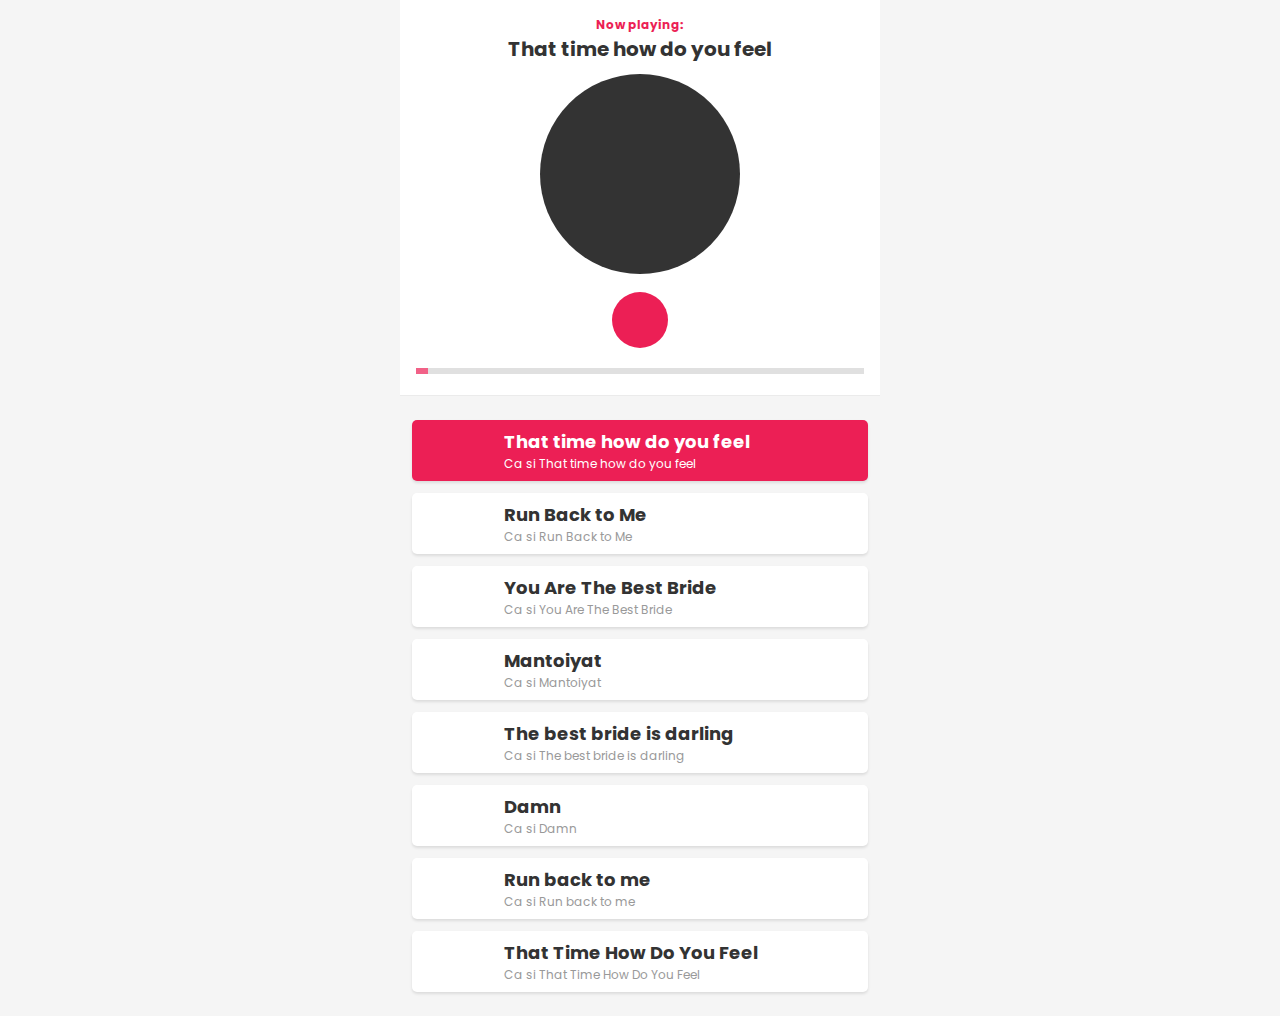
<file: musicPlay/index.html>
<!DOCTYPE html>
<html lang="en">
<head>
    <meta charset="UTF-8">
    <meta http-equiv="X-UA-Compatible" content="IE=edge">
    <meta name="viewport" content="width=device-width, initial-scale=1.0">
    <title>Music player</title>
    <link rel="stylesheet" href="https://cdnjs.cloudflare.com/ajax/libs/font-awesome/5.15.2/css/all.min.css" integrity="sha512-HK5fgLBL+xu6dm/Ii3z4xhlSUyZgTT9tuc/hSrtw6uzJOvgRr2a9jyxxT1ely+B+xFAmJKVSTbpM/CuL7qxO8w==" crossorigin="anonymous" />
    <link rel="preconnect" href="https://fonts.gstatic.com">
    <link href="https://fonts.googleapis.com/css2?family=Poppins:wght@300;400;600&display=swap" rel="stylesheet">
    <link rel="icon" href="https://cdn-icons-png.flaticon.com/512/3844/3844724.png">
    <link rel="stylesheet" href="./assets/style.css">
    
</head>
<body>
    <div class="player">
        <!-- Dashboard -->
        <div class="dashboard">
          <!-- Header -->
          <header>
            <h4>Now playing:</h4>
            <h2>String 57th & 9th</h2>
          </header>
      
          <!-- CD -->
          <div class="cd">
            <div class="cd-thumb">
            </div>
          </div>
      
          <!-- Control -->
          <div class="control">
            <div class="btn btn-repeat">
              <i class="fas fa-redo"></i>
            </div>
            <div class="btn btn-prev">
              <i class="fas fa-step-backward"></i>
            </div>
            <div class="btn btn-toggle-play">
              <i class="fas fa-pause icon-pause"></i>
              <i class="fas fa-play icon-play"></i>
            </div>
            <div class="btn btn-next">
              <i class="fas fa-step-forward"></i>
            </div>
            <div class="btn btn-random">
              <i class="fas fa-random"></i>
            </div>
          </div>
      
          <input id="progress" class="progress" type="range" value="0" step="1" min="0" max="100">
      
          <audio id="audio" src=""></audio>
        </div>
      
        <!-- Playlist -->
        <div class="playlist" >
            
        </div>
      </div>
      
    <!-- <script src="./assets/active.js"></script> -->

    <script>
      // 1. render song
      // 2. Scroll top 
      // 3. Play/ pause / seek 
      // 4. CD rotate 
      // 5. Next / Prev 
      // 6. Random 
      // 7. Next / Repeat when  ended 
      // 8. Active Song 
      // 9. Scroll active song into view 
      // 10. Play song when click 


        const $ = document.querySelector.bind(document)
        const $$ = document.querySelectorAll.bind(document)
        const heading = $('header h2')
        const cdThumb = $('.cd .cd-thumb')
        const audio = $('#audio')
        const player = $('.player') 
        const pauseBtn = $('.btn-toggle-play')
        const progress = $('#progress')
        const nextBtn = $('.btn-next')
        const prevBtn = $('.btn-prev')
        const ranBtn = $('.btn-random')
        const repeatBtn = $('.btn-repeat')
        


        const app = {
            currentIndex : 0,
            isPause : true ,
            isRandom : false ,
            isRepeat : false ,
            isActiveSong : true,
             
            songs : [
                {
                name: "That time how do you feel",
                singer: "Raftaar x Fortnite",
                path: "https://nhacchuong.net/wp-admin/audio-user/112633923529509251502/cam-giac-luc-ay-se-ra-sao-lou-hoang.mp3",
                image: "https://i.ytimg.com/vi/jTLhQf5KJSc/maxresdefault.jpg"
                },
                {
                name: "Run Back to Me",
                singer: "Raftaar x Salim Merchant x Karma",
                path: "./assets/mp3/Nhac-Chuong-Chay-Ve-Noi-Phia-Anh-Khac-Viet.mp3",
                image:
                    "https://1.bp.blogspot.com/-kX21dGUuTdM/X85ij1SBeEI/AAAAAAAAKK4/feboCtDKkls19cZw3glZWRdJ6J8alCm-gCNcBGAsYHQ/s16000/Tu%2BAana%2BPhir%2BSe%2BRap%2BSong%2BLyrics%2BBy%2BRaftaar.jpg"
                },
                {
                name: "You Are The Best Bride",
                singer: "Raftaar x Brobha V",
                path:
                    "./assets/mp3/EmLaCoDauDepNhat-ChauKhaiPhong-4447114.mp3",
                image: "https://i.ytimg.com/vi/QvswgfLDuPg/maxresdefault.jpg"
                },
                {
                name: "Mantoiyat",
                singer: "Forward to my direction",
                path: "./assets/mp3/Nhac-Chuong-Chay-Ve-Noi-Phia-Anh-Khac-Viet.mp3",
                image:
                    "https://a10.gaanacdn.com/images/song/39/24225939/crop_480x480_1536749130.jpg"
                },
                {
                name: "The best bride is darling ",
                singer: "Raftaar",
                path: "./assets/mp3/EmLaCoDauDepNhat-ChauKhaiPhong-4447114.mp3",
                image:
                    "https://a10.gaanacdn.com/images/albums/72/3019572/crop_480x480_3019572.jpg"
                },
                {
                name: "Damn",
                singer: "Raftaar x kr$na",
                path:
                    "https://mp3.filmisongs.com/go.php?id=Damn%20Song%20Raftaar%20Ft%20KrSNa.mp3",
                image:
                    "https://th.bing.com/th/id/R.6c6b24cc13711c81b8195195207f1143?rik=hjdqSBYcOWjO6A&riu=http%3a%2f%2fpulpbits.net%2fwp-content%2fuploads%2f2014%2f01%2fTabby-Cat-Images.jpg&ehk=%2fZ888cHTxBhWmeBDM7txDTST1TTI3Tf6lSCHOQO9tDg%3d&risl=&pid=ImgRaw&r=0"
                },
                {
                name: "Run back to me",
                singer: "Raftaar x Harjas",
                path: "./assets/mp3/Nhac-Chuong-Chay-Ve-Noi-Phia-Anh-Khac-Viet.mp3",
                image:
                    "https://a10.gaanacdn.com/gn_img/albums/YoEWlabzXB/oEWlj5gYKz/size_xxl_1586752323.webp"
                },
                {
                name: "That Time How Do You Feel",
                singer: "Raftaar x Harjas",
                path: "https://nhacchuong.net/wp-admin/audio-user/112633923529509251502/cam-giac-luc-ay-se-ra-sao-lou-hoang.mp3",
                image:
                    "https://hips.hearstapps.com/hmg-prod/images/golden-retriever-royalty-free-image-506756303-1560962726.jpg?crop=1.00xw:0.756xh;0,0.0756xh&resize=1200:*"
                },
               
            ],
                 
            render: function(){
              const htmls = this.songs.map( (song,index) =>{
                return `
                    <div class = "song song${index}">
                        <div class = "thumb"
                             style = "background-image: url('${song.image}')">
                        </div>
                        <div class = "body" >
                            <h3 class ="title "> ${song.name}</h3>
                            <p class = "author" > Ca si ${song.name} </p>
                        </div>
                        <div class ="option">
                            <i class = "fa fa-ellipsis-h"></i>
                        </div>
                    </div>
                `
              })
              
              $('.playlist').innerHTML = htmls.join('')


            },

            handleEvents : function(){
              const cd = $('.cd')
              const cdWidth = cd.offsetWidth

            //CD rotate
               const cdThumbAnimate = cdThumb.animate([{ transform: "rotate(360deg)" }], {
              duration: 10000, // 10 seconds
              iterations: Infinity
              });
              cdThumbAnimate.pause();

            //Xử lí phóng to thu nhỏ 
              document.onscroll = function(){
                const scrollTop = window.scrollY || document.documentElement.scrollTop
                const newCdWidth = cdWidth - scrollTop
                
                cd.style.width = newCdWidth>0 ? newCdWidth +'px' : 0
                cd.style.opacity = newCdWidth/cdWidth 

              }

            //Xử lí nút Pause
              pauseBtn.onclick = function(){
                if(!player.classList.contains('playing')){
                    audio.play()
                    player.classList.add('playing')
                    cdThumbAnimate.play()
                    
                }else{
                  audio.pause()
                  player.classList.remove('playing')
                  cdThumbAnimate.pause() 
              }
            }

            //Xử lí khi tiến trình bài hát chạy 
              audio.ontimeupdate = function(){
                if(audio.duration){
                  const progressPercent = Math.floor((audio.currentTime / audio.duration) *100)
                  progress.value = progressPercent
                }
              }

            //Process when seek
              progress.onchange =  function(e){
                  const seekTime = e.target.value /100 * audio.duration
                  audio.currentTime = seekTime                
              }

            // Next song
              nextBtn.onclick = function(){
                const verBackSong = app.currentIndex
                progress.value = 0 
                app.activeSong()
                if(app.isRandom){
                  do{
                    app.currentIndex = Math.floor(Math.random()*app.songs.length)
                  }while(verBackSong == app.currentIndex)
                }
                else{
                  ++app.currentIndex
                } 
                
                if(app.currentIndex >= app.songs.length ){
                  app.currentIndex =0 ;
                }
              app.loadCurentSong();
              
              if(player.classList.contains('playing')){
                audio.play()

              }
              app.scrollToActiveSong()

              }

            //Prev Song
              prevBtn.onclick = function(){
                const verBackSong = app.currentIndex
                progress.value = 0 
                app.activeSong()
                if(app.isRandom){
                  do{
                    app.currentIndex = Math.floor(Math.random()*app.songs.length)
                  }while(verBackSong == app.currentIndex)
                }
                else{
                  --app.currentIndex
                } 
                if(app.currentIndex <0) app.currentIndex = app.songs.length-1
                app.loadCurentSong()
                
                if(player.classList.contains('playing')) audio.play()
                app.scrollToActiveSong()
                
              }

            //Turn on Random button
              ranBtn.onclick = function(){
                if(app.isRandom) {
                  app.isRandom = false
                  ranBtn.classList.remove('active')
                }else{
                  app.isRandom = true
                  ranBtn.classList.add('active')
                  // app.currentIndex = Math.random()*app.songs.length 
                }
              }

            //Turn on Repeat Buton
              repeatBtn.onclick = function(){
                if(app.isRepeat){
                  repeatBtn.classList.remove('active')
                  app.isRepeat = false
                }else{
                  repeatBtn.classList.add('active')
                  app.isRepeat = true
                }
              }

            //next song when ended
              audio.onended = function(){
                if(app.isRepeat){
                  audio.play()
                }
                else{
                  nextBtn.click() 

                }
              app.scrollToActiveSong()

              }


            },

            defineProperties : function(){
              Object.defineProperty(this , 'currentSong', {
                get : function(){
                  return this.songs[this.currentIndex]
                }

              })
            //   const a  = [... new Set($$('div.option .fa'))]
            //  a.forEach((e,i)=>{
            //   e.onclick = function(){
            //     e.stopPropagation()
            //   }
            //  })
            },
             
            loadCurentSong : function(){
              heading.textContent = this.currentSong.name
              cdThumb.style.backgroundImage = `url('${this.currentSong.image}')`
              audio.src = this.currentSong.path
              this.activeSong()
              
            },

            activeSong : function(){
              
              const activeSongTag = $(`.song${app.currentIndex}`)
              // if(activeSongTag.classList.contains('active')){
              //   activeSongTag.classList.remove('active')
              // }else{
              //   activeSongTag.classList.add('active')
              // }
              activeSongTag.classList.toggle('active', app.isActiveSong)
              app.isActiveSong = !app.isActiveSong

            },
            // play when click playlist
            playClickedSong : function(){
              const songs = $$('.song')
              const optionBtn  = [... new Set($$('div.option '))]

              let arrSongs = [...new Set(songs)]
              
              arrSongs.forEach((element,index) => {
                element.onclick = function(event){                  
                  app.activeSong()
                  app.currentIndex = index
                  app.loadCurentSong()
                  if(player.classList.contains('playing')){
                    audio.play()
                  }else{
                    pauseBtn.click()
                  }
                  // if(e.target.start)
                  
                }        
              });
              //No active when click otionBtn 
              optionBtn.forEach((e,i)=>{
                e.onclick = function(event){
                  event.stopPropagation()
                  arrSongs.forEach((song)=>{
                    song.style.opacity = '1' 

                  })
                  
                  
                  
                }
              })
            },

            scrollToActiveSong: function(){
              setTimeout(function(){
                $('.song.active').scrollIntoView({
                  behavior : 'smooth',
                  block : 'end' ,
                  inline : 'nearest'   
                })

              },300)
              
            },

            start : function(){
              this.render()
              this.playClickedSong()
              this.defineProperties()
              this.handleEvents()
              this.loadCurentSong()
              
              


            }
        }

        app.start()


    </script>
</body>
</html>
</file>
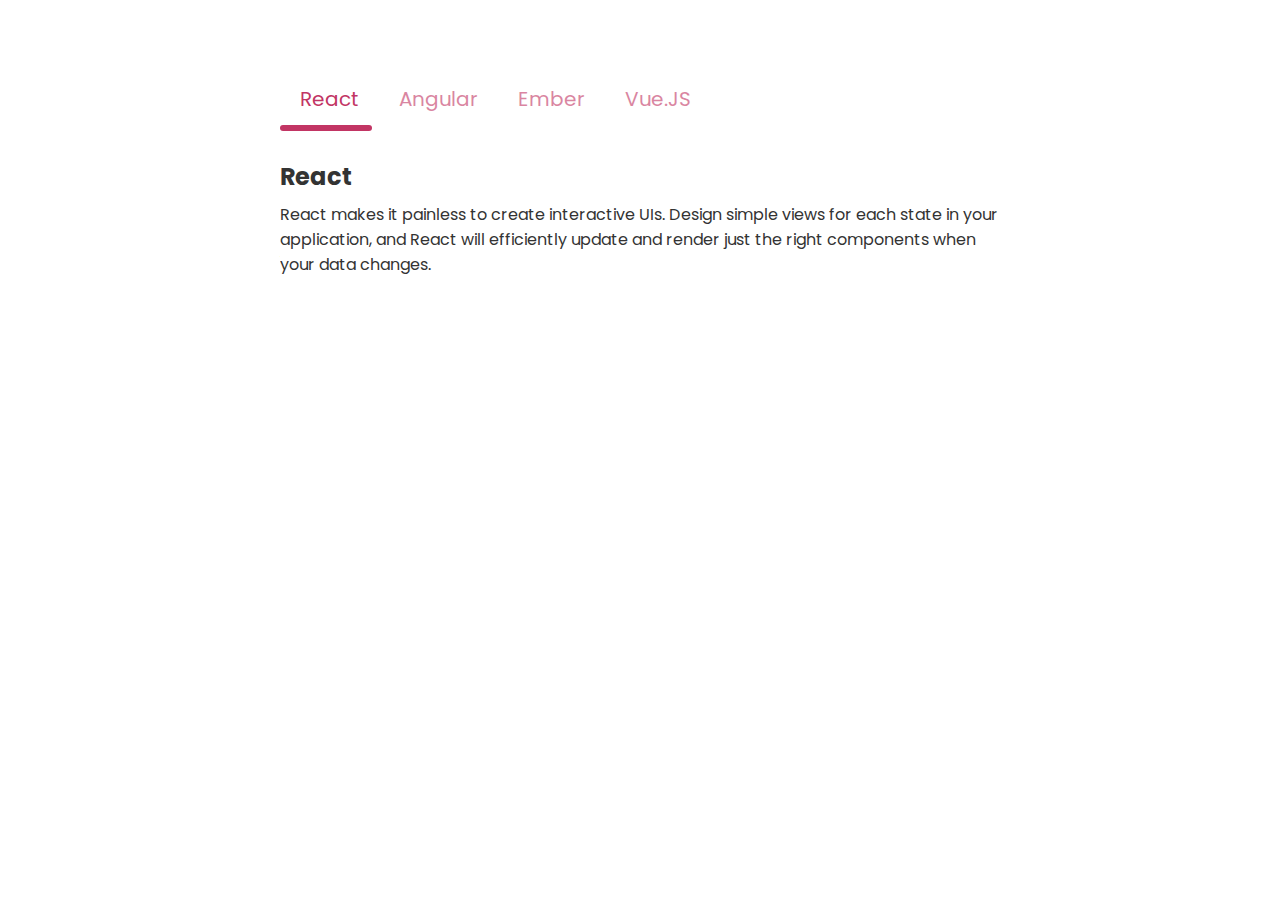
<file: TabUI/index.html>
<!DOCTYPE html>
<html lang="en">
<head>
    <meta charset="UTF-8">
    <meta http-equiv="X-UA-Compatible" content="IE=edge">
    <meta name="viewport" content="width=device-width, initial-scale=1.0">
    <link rel="preconnect" href="https://fonts.gstatic.com">
    <link rel="stylesheet" href="https://cdnjs.cloudflare.com/ajax/libs/font-awesome/5.15.2/css/all.min.css" integrity="sha512-HK5fgLBL+xu6dm/Ii3z4xhlSUyZgTT9tuc/hSrtw6uzJOvgRr2a9jyxxT1ely+B+xFAmJKVSTbpM/CuL7qxO8w==" crossorigin="anonymous" />
    <link href="https://fonts.googleapis.com/css2?family=Poppins:wght@300;400;500;600&display=swap" rel="stylesheet">
    <link rel="icon" href="https://cdn.dribbble.com/assets/dribbble-ball-192-23ecbdf987832231e87c642bb25de821af1ba6734a626c8c259a20a0ca51a247.png">
    <title>TAB UI</title>
    <link rel="stylesheet" href="./assets/tabUI.css">
</head>
<body>
    <div>
        <!-- Tab items -->
        <div class="tabs">
          <div class="tab-item active">
            <i class="tab-icon fas fa-code"></i>
            React
          </div>
          <div class="tab-item">
            <i class="tab-icon fas fa-cog"></i>
            Angular
          </div>
          <div class="tab-item">
            <i class="tab-icon fas fa-plus-circle"></i>
            Ember
          </div>
          <div class="tab-item">
            <i class="tab-icon fas fa-pen-nib"></i>
            Vue.JS
          </div>
          <div class="line"></div>
        </div>
      
        <!-- Tab content -->
        <div class="tab-content">
          <div class="tab-pane active">
            <h2>React</h2>
            <p>React makes it painless to create interactive UIs. Design simple views for each state in your application, and React will efficiently update and render just the right components when your data changes.</p>
          </div>
          <div class="tab-pane">
            <h2>Angular</h2>
            <p>Angular is an application design framework and development platform for creating efficient and sophisticated single-page apps.</p>
          </div>
          <div class="tab-pane">
            <h2>Ember</h2>
            <p>Ember.js is a productive, battl e-tested JavaScript framework for building modern web applications. It includes everything you need to build rich UIs that work on any device.</p>
          </div>
          <div class="tab-pane">
            <h2>Vue.js</h2>
            <p>Vue (pronounced /vjuː/, like view) is a progressive framework for building user interfaces. Unlike other monolithic frameworks, Vue is designed from the ground up to be incrementally adoptable. </p>
          </div>
        </div>
      </div>

      <script src="./assets/switchTab.js"></script>
    
</body>
</html>
</file>
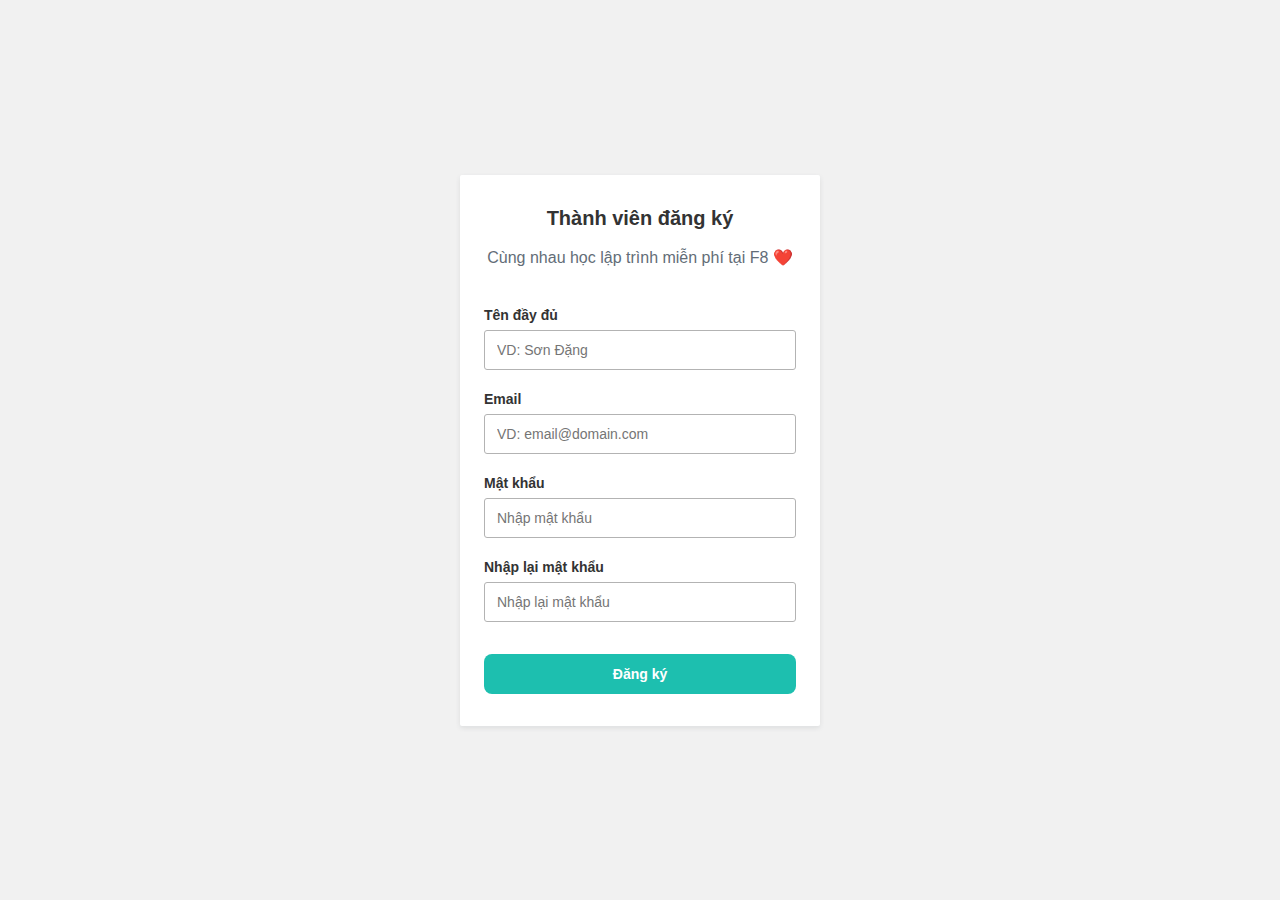
<file: Validation/index.html>
<!DOCTYPE html>
<html lang="en">
<head>
    <meta charset="UTF-8">
    <meta http-equiv="X-UA-Compatible" content="IE=edge">
    <meta name="viewport" content="width=device-width, initial-scale=1.0">
    <title>Document</title>
    <link rel="stylesheet" href="./assets/FormCSS.css">
</head>
<body>
    <div class="main">

        <form action="" method="POST" class="form" id="form-1">
          <h3 class="heading">Thành viên đăng ký</h3>
          <p class="desc">Cùng nhau học lập trình miễn phí tại F8 ❤️</p>
      
          <div class="spacer"></div>
      
          <div class="form-group">
            <label for="fullname" class="form-label">Tên đầy đủ</label>
            <input id="fullname" name="fullname" type="text" placeholder="VD: Sơn Đặng" class="form-control">
            <span class="form-message"></span>
          </div>
      
          <div class="form-group">
            <label for="email" class="form-label">Email</label>
            <input id="email" name="email" type="text" placeholder="VD: email@domain.com" class="form-control">
            <span class="form-message"></span>
          </div>
      
          <div class="form-group">
            <label for="password" class="form-label">Mật khẩu</label>
            <input id="password" name="password" type="password" placeholder="Nhập mật khẩu" class="form-control">
            <span class="form-message"></span>
          </div>
      
          <div class="form-group">
            <label for="password_confirmation" class="form-label">Nhập lại mật khẩu</label>
            <input id="password_confirmation" name="password_confirmation" placeholder="Nhập lại mật khẩu" type="password" class="form-control">
            <span class="form-message"></span>
          </div>
      
          <button class="form-submit">Đăng ký</button>
        </form>
      
      </div>

      <script>
        function counter(){
          let count  = 0;
          function increase(){
            return ++ count
          }
          return increase()
        }
        // var a = counter()

        console.log(counter())
        console.log(counter())
        console.log(counter())

        // console.log(a()())
        // console.log(a()())

      </script>
</body>
</html>
</file>
<file: musicPlay/assets/style.css>
:root {
    --primary-color: #ec1f55;
    --text-color: #333;
  }
  
  * {
    padding: 0;
    margin: 0;
    box-sizing: inherit;
  }
  
  body {
    background-color: #f5f5f5;
  }
  
  html {
    box-sizing: border-box;
    font-family: "Poppins", sans-serif;
  }
  
  .player {
    position: relative;
    max-width: 480px;
    margin: 0 auto;
  }
  
  .player .icon-pause {
    display: none;
  }
  
  .player.playing .icon-pause {
    display: inline-block;
  }
  
  .player.playing .icon-play {
    display: none;
  }
  
  .dashboard {
    padding: 16px 16px 14px;
    background-color: #fff;
    position: fixed;
    top: 0;
    width: 100%;
    max-width: 480px;
    border-bottom: 1px solid #ebebeb;
  }
  
  /* HEADER */
  header {
    text-align: center;
    margin-bottom: 10px;
  }
  
  header h4 {
    color: var(--primary-color);
    font-size: 12px;
  }
  
  header h2 {
    color: var(--text-color);
    font-size: 20px;
  }
  
  /* CD */
  .cd {
    display: flex;
    margin: auto;
    width: 200px;
  }
  
  .cd-thumb {
    width: 100%;
    padding-top: 100%;
    border-radius: 50%;
    background-color: #333;
    background-size: cover;
    margin: auto;
  }
  
  /* CONTROL */
  .control {
    display: flex;
    align-items: center;
    justify-content: space-around;
    padding: 18px 0 8px 0;
  }
  
  .control .btn {
    color: #666;
    padding: 18px;
    font-size: 18px;
  }
  
  .control .btn.active {
    color: var(--primary-color);
  }
  
  .control .btn-toggle-play {
    width: 56px;
    height: 56px;
    border-radius: 50%;
    font-size: 24px;
    color: #fff;
    display: flex;
    align-items: center;
    justify-content: center;
    background-color: var(--primary-color);
  }
  
  .progress {
    width: 100%;
    -webkit-appearance: none;
    height: 6px;
    background: #d3d3d3;
    outline: none;
    opacity: 0.7;
    -webkit-transition: 0.2s;
    transition: opacity 0.2s;
  }
  
  .progress::-webkit-slider-thumb {
    -webkit-appearance: none;
    appearance: none;
    width: 12px;
    height: 6px;
    background-color: var(--primary-color);
    cursor: pointer;
  }
  
  /* PLAYLIST */
  .playlist {
    margin-top: 408px;
    padding: 12px;
  }
  
  .song {
    display: flex;
    align-items: center;
    margin-bottom: 12px;
    background-color: #fff;
    padding: 8px 16px;
    border-radius: 5px;
    box-shadow: 0 2px 3px rgba(0, 0, 0, 0.1);
  }
  
  .song.active {
    background-color: var(--primary-color);
  }
  
  .song:active {
    opacity: 0.8;
  }
  div.option .fa:active{
    
  }
  .song.active .option,
  .song.active .author,
  .song.active .title {
    color: #fff;
  }
  
  .song .thumb {
    width: 44px;
    height: 44px;
    border-radius: 50%;
    background-size: cover;
    margin: 0 8px;
  }
  
  .song .body {
    flex: 1;
    padding: 0 16px;
  }
  
  .song .title {
    font-size: 18px;
    color: var(--text-color);
  }
  
  .song .author {
    font-size: 12px;
    color: #999;
  }
  
  .song .option {
    padding: 16px 8px;
    color: #999;
    font-size: 18px;
  }
</file>
<file: TabUI/assets/tabUI.css>
* {
    padding: 0;
    margin: 0;
    box-sizing: border-box;
  }
  body {
    display: flex;
    font-family: "Poppins", sans-serif;
  }
  body > div {
    margin: 5% auto 0;
    max-width: 720px;
  }
  .tabs {
    display: flex;
    position: relative;
  }
  .tabs .line {
    position: absolute;
    left: 0;
    bottom: 0;
    width: 0;
    height: 6px;
    border-radius: 15px;
    background-color: #c23564;
    transition: all 0.2s ease;
  }
  .tab-item {
    min-width: 80px;
    padding: 16px 20px 11px 20px;
    font-size: 20px;
    text-align: center;
    color: #c23564;
    background-color: #fff;
    border-top-left-radius: 5px;
    border-top-right-radius: 5px;
    border-bottom: 5px solid transparent;
    opacity: 0.6;
    cursor: pointer;
    transition: all 0.5s ease;
  }
  .tab-icon {
    font-size: 24px;
    width: 32px;
    position: relative;
    top: 2px;
  }
  .tab-item:hover {
    opacity: 1;
    background-color: rgba(194, 53, 100, 0.05);
    border-color: rgba(194, 53, 100, 0.1);
  }
  .tab-item.active {
    opacity: 1;
  }
  .tab-content {
    padding: 28px 0;
  }
  .tab-pane {
    color: #333;
    display: none;
  }
  .tab-pane.active {
    display: block;
  }
  .tab-pane h2 {
    font-size: 24px;
    margin-bottom: 8px;
  }
</file>
<file: Validation/assets/FormCSS.css>
* {
    padding: 0;
    margin: 0;
    box-sizing: border-box;
  }
  html {
    color: #333;
    font-size: 62.5%;
    font-family: "Open Sans", sans-serif;
  }
  .main {
    background: #f1f1f1;
    min-height: 100vh;
    display: flex;
    justify-content: center;
  }
  .form {
    width: 360px;
    min-height: 100px;
    padding: 32px 24px;
    text-align: center;
    background: #fff;
    border-radius: 2px;
    margin: 24px;
    align-self: center;
    box-shadow: 0 2px 5px 0 rgba(51, 62, 73, 0.1);
  }
  .form .heading {
    font-size: 2rem;
  }
  .form .desc {
    text-align: center;
    color: #636d77;
    font-size: 1.6rem;
    font-weight: lighter;
    line-height: 2.4rem;
    margin-top: 16px;
    font-weight: 300;
  }
  
  .form-group {
    display: flex;
    margin-bottom: 16px;
    flex-direction: column;
  }
  
  .form-label,
  .form-message {
    text-align: left;
  }
  
  .form-label {
    font-weight: 700;
    padding-bottom: 6px;
    line-height: 1.8rem;
    font-size: 1.4rem;
  }
  
  .form-control {
    height: 40px;
    padding: 8px 12px;
    border: 1px solid #b3b3b3;
    border-radius: 3px;
    outline: none;
    font-size: 1.4rem;
  }
  
  .form-control:hover {
    border-color: #1dbfaf;
  }
  
  .form-group.invalid .form-control {
    border-color: #f33a58;
  }
  
  .form-group.invalid .form-message {
    color: #f33a58;
  }
  
  .form-message {
    font-size: 1.2rem;
    line-height: 1.6rem;
    padding: 4px 0 0;
  }
  
  .form-submit {
    outline: none;
    background-color: #1dbfaf;
    margin-top: 12px;
    padding: 12px 16px;
    font-weight: 600;
    color: #fff;
    border: none;
    width: 100%;
    font-size: 14px;
    border-radius: 8px;
    cursor: pointer;
  }
  
  .form-submit:hover {
    background-color: #1ac7b6;
  }
  
  .spacer {
    margin-top: 36px;
  }
</file>
